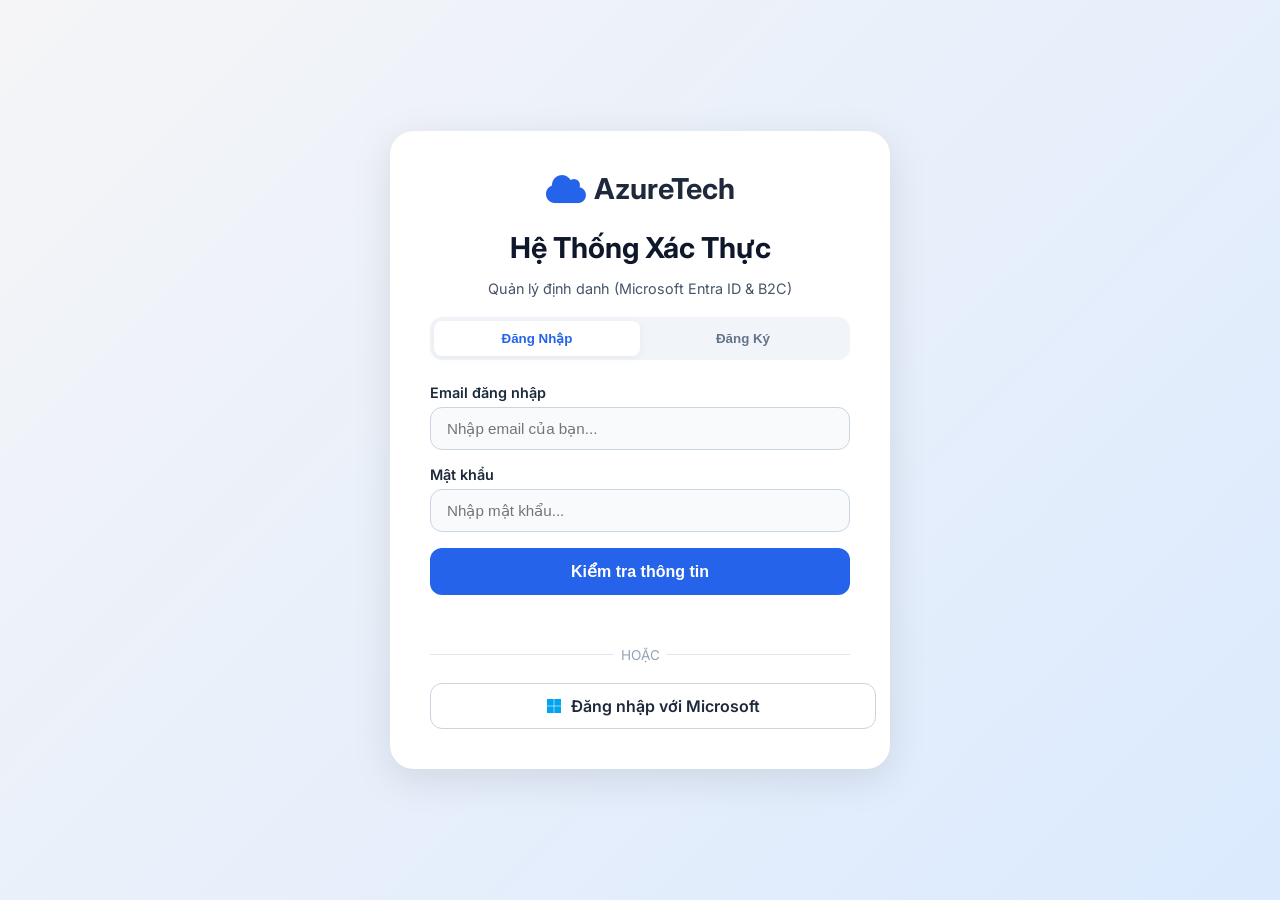
<file: login.html>
<!DOCTYPE html>
<html lang="vi">
<head>
    <meta charset="UTF-8">
    <meta name="viewport" content="width=device-width, initial-scale=1.0">
    <title>Đăng Nhập & Đăng Ký - AzureTech</title>
    <link href="https://fonts.googleapis.com/css2?family=Inter:wght@300;400;500;600;700&display=swap" rel="stylesheet">
    <link rel="stylesheet" href="https://cdnjs.cloudflare.com/ajax/libs/font-awesome/6.4.0/css/all.min.css">
    <style>
        body {
            display: flex;
            align-items: center;
            justify-content: center;
            min-height: 100vh;
            background: linear-gradient(135deg, #f5f5f7 0%, #dbeafe 100%);
            margin: 0;
            font-family: 'Inter', sans-serif;
        }
        .login-card {
            background: white;
            padding: 40px;
            border-radius: 24px;
            box-shadow: 0 10px 40px rgba(0,0,0,0.1);
            width: 100%;
            max-width: 420px;
            text-align: center;
        }
        .logo {
            display: flex;
            align-items: center;
            justify-content: center;
            text-decoration: none;
            color: #1e293b;
            margin-bottom: 15px;
        }
        .login-card h2 { margin-bottom: 8px; font-size: 1.8rem; color: #0f172a; }
        .login-card p { color: #475569; margin-bottom: 20px; font-size: 0.9rem; }
        
        /* Tab chuyển đổi Đăng Nhập / Đăng Ký */
        .auth-tabs {
            display: flex; background: #f1f5f9; border-radius: 12px; padding: 4px; margin-bottom: 24px;
        }
        .auth-tab {
            flex: 1; padding: 10px; border: none; background: transparent; font-weight: 600;
            cursor: pointer; border-radius: 8px; color: #64748b; transition: all 0.3s;
        }
        .auth-tab.active {
            background: white; color: #2563eb; box-shadow: 0 2px 8px rgba(0,0,0,0.05);
        }
        .form-group { text-align: left; margin-bottom: 16px; }
        .form-group label { display: block; margin-bottom: 6px; font-size: 0.9rem; font-weight: 600; color: #1e293b; }
        .form-group input {
            width: 100%; padding: 12px 16px; border: 1px solid #cbd5e1; border-radius: 12px;
            outline: none; font-size: 0.95rem; color: #0f172a; background: #f8fafc;
            box-sizing: border-box; transition: border-color 0.3s;
        }
        .form-group input:focus { border-color: #2563eb; background: white; }
        .btn-primary {
            background: #2563eb; color: white; cursor: pointer; width: 100%; padding: 14px;
            border-radius: 12px; border: none; font-weight: 600; font-size: 1rem;
            transition: background 0.3s; margin-top: 8px; display: flex; align-items: center; justify-content: center; gap: 8px;
        }
        .btn-primary:hover { background: #1d4ed8; }
        .btn-sso {
            background: white; border: 1px solid #cbd5e1; color: #1e293b; width: 100%; padding: 12px;
            border-radius: 12px; font-weight: 600; display: flex; align-items: center; justify-content: center; gap: 10px;
            margin-top: 16px; cursor: pointer; transition: background 0.3s;
        }
        .btn-sso:hover { background: #f8fafc; }
        .divider { display: flex; align-items: center; text-align: center; margin: 20px 0; color: #94a3b8; font-size: 0.85rem; }
        .divider::before, .divider::after { content: ''; flex: 1; border-bottom: 1px solid #e2e8f0; }
        .divider:not(:empty)::before { margin-right: .5em; }
        .divider:not(:empty)::after { margin-left: .5em; }
        #auth-status { margin-top: 12px; font-size: 0.9rem; font-weight: 600; min-height: 20px; }
        
        .form-container { display: none; }
        .form-container.active { display: block; }
        
        /* Chỉnh style ô nhập OTP */
        #login-otp { letter-spacing: 8px; font-size: 1.2rem; text-align: center; font-weight: bold; }
    </style>
    <script type="text/javascript" src="https://js.monitor.azure.com/scripts/b/ai.2.min.js"></script>
    <script type="text/javascript">
      var appInsights = window.appInsights || {};
      appInsights = new Microsoft.ApplicationInsights.ApplicationInsights({
        config: {
          connectionString: "InstrumentationKey=527385f7-8098-4444-a678-5fb269ed9d3b;IngestionEndpoint=https://southeastasia-1.in.applicationinsights.azure.com/;LiveEndpoint=https://southeastasia.livediagnostics.monitor.azure.com/;ApplicationId=a867bae4-d929-4042-b6bb-872c89ad8b69"
        }
      });
      appInsights.loadAppInsights();
      appInsights.trackPageView();
    </script>
</head>
<body>
    
    <div class="login-card">
        <a href="index.html" class="logo">
            <i class="fa-solid fa-cloud" style="font-size: 2rem; margin-right: 8px; color: #2563eb;"></i>
            <span style="font-size: 1.8rem; font-weight: 700;">AzureTech</span>
        </a>
        <h2>Hệ Thống Xác Thực</h2>
        <p>Quản lý định danh (Microsoft Entra ID & B2C)</p>
        
        <div class="auth-tabs" id="tabs-container">
            <button class="auth-tab active" onclick="switchTab('login')">Đăng Nhập</button>
            <button class="auth-tab" onclick="switchTab('register')">Đăng Ký</button>
        </div>

        <!-- FORM ĐĂNG NHẬP -->
        <div id="login-form" class="form-container active">
            <!-- Bước 1: Nhập mật khẩu -->
            <div id="login-step-1">
                <div class="form-group">
                    <label>Email đăng nhập</label>
                    <input type="email" id="login-email" placeholder="Nhập email của bạn...">
                </div>
                <div class="form-group">
                    <label>Mật khẩu</label>
                    <input type="password" id="login-password" placeholder="Nhập mật khẩu...">
                </div>
                <button class="btn-primary" id="btn-login">Kiểm tra thông tin</button>
            </div>

            <!-- Bước 2: Nhập OTP (Bảo mật 2 lớp) - Ẩn lúc đầu -->
            <div id="login-step-2" style="display: none;">
                <div class="form-group">
                    <label style="color: #10b981; text-align: center; margin-bottom: 15px;"><i class="fa-solid fa-shield-check"></i> Mã xác thực đã được gửi đến email của bạn!</label>
                    <input type="text" id="login-otp" placeholder="••••••" maxlength="6">
                </div>
                <button class="btn-primary" id="btn-verify-otp" style="background: #10b981;"><i class="fa-solid fa-unlock"></i> Xác nhận OTP</button>
                <button type="button" style="background: transparent; border: none; color: #64748b; font-weight: 600; cursor: pointer; margin-top: 15px;" onclick="backToLoginStep1()">Quay lại</button>
            </div>
        </div>

        <!-- FORM ĐĂNG KÝ -->
        <div id="register-form" class="form-container">
            <div class="form-group">
                <label>Họ và tên</label>
                <input type="text" id="reg-name" placeholder="Nhập họ tên đầy đủ...">
            </div>
            <div class="form-group">
                <label>Email đăng ký</label>
                <input type="email" id="reg-email" placeholder="Nhập email của bạn...">
            </div>
            <div class="form-group">
                <label>Mật khẩu mới</label>
                <input type="password" id="reg-password" placeholder="Tạo mật khẩu bảo mật...">
            </div>
            <button class="btn-primary" id="btn-register" style="background: #10b981;">Tạo Tài Khoản</button>
        </div>

        <p id="auth-status"></p>
        
        <div id="social-login">
            <div class="divider">HOẶC</div>
            <!-- ĐÃ SỬA THEO YÊU CẦU CỦA TÚ: Đổi nút <button> thành thẻ <a> chứa link Microsoft -->
            <a href="https://login.microsoftonline.com/799a10df-adf8-40a1-8f81-e94b29f318d7/oauth2/v2.0/authorize?client_id=2f3b28b0-2750-4157-aefb-9ebca70fa9b2&response_type=id_token&redirect_uri=https://mango-mud-091da3100.7.azurestaticapps.net/login.html&scope=openid&response_mode=fragment&nonce=demo123" class="btn-sso" style="text-decoration: none;">
                <i class="fa-brands fa-microsoft" style="color: #00a4ef;"></i> Đăng nhập với Microsoft
            </a>
        </div>
    </div>

    <script>
        const statusText = document.getElementById('auth-status');

        // ĐÃ SỬA THEO YÊU CẦU CỦA TÚ: Đoạn code bắt token từ Microsoft
        window.onload = function() {
            const hash = window.location.hash.substring(1);
            const params = new URLSearchParams(hash);
            const idToken = params.get('id_token');
            
            if (idToken) {
                // Lưu token vào localStorage
                localStorage.setItem('ms_token', idToken);
                
                // Giao diện: Ẩn các form đi và báo thành công
                document.getElementById('tabs-container').style.display = 'none';
                document.querySelectorAll('.form-container').forEach(f => f.style.display = 'none');
                document.getElementById('social-login').style.display = 'none';
                
                statusText.style.color = "#16a34a";
                statusText.innerHTML = '<i class="fa-solid fa-spinner fa-spin"></i> Đăng nhập Microsoft thành công! Đang vào hệ thống...';
                
                // chuyển hướng sang trang chủ sau 1.5 giây
                setTimeout(() => {
                    window.location.href = 'index.html';
                }, 1500);
            }
        };

        // Hàm chuyển đổi tab giao diện
        function switchTab(tab) {
            document.querySelectorAll('.auth-tab').forEach(t => t.classList.remove('active'));
            document.querySelectorAll('.form-container').forEach(f => f.classList.remove('active'));
            statusText.innerText = "";

            if (tab === 'login') {
                document.querySelectorAll('.auth-tab')[0].classList.add('active');
                document.getElementById('login-form').classList.add('active');
            } else {
                document.querySelectorAll('.auth-tab')[1].classList.add('active');
                document.getElementById('register-form').classList.add('active');
            }
        }

        // Quay lại bước 1 nếu nhập sai OTP
        function backToLoginStep1() {
            document.getElementById('login-step-2').style.display = 'none';
            document.getElementById('login-step-1').style.display = 'block';
            document.getElementById('tabs-container').style.display = 'flex';
            document.getElementById('social-login').style.display = 'block';
            statusText.innerText = "";
        }

        // ---------------------------------------------------------
        // QUY TRÌNH 1: KIỂM TRA MẬT KHẨU (API GIANG) + GỬI OTP (API LÂM)
        // ---------------------------------------------------------
        document.getElementById('btn-login').addEventListener('click', function(e) {
            e.preventDefault();
            const email = document.getElementById('login-email').value.trim();
            const password = document.getElementById('login-password').value.trim();

            if (!email || !password) {
                statusText.style.color = "#dc2626";
                statusText.innerText = "Vui lòng nhập đầy đủ email và mật khẩu!";
                return;
            }

            statusText.style.color = "#2563eb";
            statusText.innerText = "Đang kiểm tra Database Azure... ⏳";
            document.getElementById('btn-login').disabled = true;

            const dbEndpoint = 'https://api-giang-dmfrcsbde0erf8d9.southeastasia-01.azurewebsites.net/api/login';

            // GỌI API CỦA GIANG ĐỂ CHECK MẬT KHẨU
            fetch(dbEndpoint, {
                method: 'POST',
                headers: { 'Content-Type': 'application/json' },
                body: JSON.stringify({ email: email, password: password, time: new Date().toISOString() })
            })
            .then(res => res.text()) 
            .then(data => {
                // NẾU GIANG BÁO ĐÚNG MẬT KHẨU -> GỌI API LÂM GỬI OTP
                triggerOTPFlow(email);
            })
            .catch(err => {
                console.warn("Lỗi DB Giang:", err);
                // Giữ nguyên tính năng Demo của ông nếu API Giang đang tắt
                triggerOTPFlow(email);
            });
        });

        // HÀM GỌI API CỦA LÂM ĐỂ BẮN EMAIL OTP
        async function triggerOTPFlow(email) {
            statusText.innerText = "Mật khẩu đúng! Đang gửi mã OTP bảo mật... ⏳";
            
            try {
                const response = await fetch("https://api-chatbot-lam-2026-cqa6fdcdg5f9b0h2.southeastasia-01.azurewebsites.net/api/send-otp", {
                    method: "POST",
                    headers: { "Content-Type": "application/json" },
                    body: JSON.stringify({ email: email })
                });

                if (response.ok) {
                    statusText.innerText = "";
                    // Ẩn bước 1, Hiện bước 2
                    document.getElementById('login-step-1').style.display = 'none';
                    document.getElementById('tabs-container').style.display = 'none';
                    document.getElementById('social-login').style.display = 'none';
                    document.getElementById('login-step-2').style.display = 'block';
                } else {
                    statusText.style.color = "#dc2626";
                    statusText.innerText = "Lỗi hệ thống gửi mail của Azure!";
                }
            } catch (error) {
                statusText.style.color = "#dc2626";
                statusText.innerText = "Lỗi kết nối tới Server OTP!";
            } finally {
                document.getElementById('btn-login').disabled = false;
            }
        }

        // ---------------------------------------------------------
        // QUY TRÌNH 2: XÁC THỰC MÃ OTP (API LÂM) ĐỂ VÀO WEB
        // ---------------------------------------------------------
        document.getElementById('btn-verify-otp').addEventListener('click', async function(e) {
            e.preventDefault();
            const email = document.getElementById('login-email').value.trim();
            const otp = document.getElementById('login-otp').value.trim();
            const btnVerify = document.getElementById('btn-verify-otp');

            if (!otp || otp.length < 6) {
                statusText.style.color = "#dc2626";
                statusText.innerText = "Vui lòng nhập đủ 6 số OTP!";
                return;
            }

            btnVerify.innerHTML = '<i class="fa-solid fa-spinner fa-spin"></i> Đang xác thực...';
            btnVerify.disabled = true;

            try {
                const response = await fetch("https://api-chatbot-lam-2026-cqa6fdcdg5f9b0h2.southeastasia-01.azurewebsites.net/api/verify-otp", {
                    method: "POST",
                    headers: { "Content-Type": "application/json" },
                    body: JSON.stringify({ email: email, otp: otp })
                });

                if (response.ok) {
                    statusText.style.color = "#16a34a";
                    statusText.innerText = "Đăng nhập thành công! Đang chuyển hướng... ✅";
                    setTimeout(() => { window.location.href = 'index.html'; }, 1000);
                } else {
                    statusText.style.color = "#dc2626";
                    statusText.innerText = "Mã OTP không chính xác hoặc đã hết hạn!";
                }
            } catch (error) {
                statusText.style.color = "#dc2626";
                statusText.innerText = "Lỗi kết nối tới Server OTP!";
            } finally {
                btnVerify.innerHTML = '<i class="fa-solid fa-unlock"></i> Xác nhận OTP';
                btnVerify.disabled = false;
            }
        });

        // ---------------------------------------------------------
        // ĐĂNG KÝ (API GIANG - GIỮ NGUYÊN)
        // ---------------------------------------------------------
        document.getElementById('btn-register').addEventListener('click', function(e) {
            e.preventDefault();
            const name = document.getElementById('reg-name').value.trim();
            const email = document.getElementById('reg-email').value.trim();
            const password = document.getElementById('reg-password').value.trim();

            if (!name || !email || !password) {
                statusText.style.color = "#dc2626";
                statusText.innerText = "Vui lòng điền đầy đủ thông tin đăng ký!";
                return;
            }

            statusText.style.color = "#2563eb";
            statusText.innerText = "Đang lưu tài khoản lên Database Azure... ⏳";

            const registerEndpoint = 'https://api-giang-dmfrcsbde0erf8d9.southeastasia-01.azurewebsites.net/api/login';

            fetch(registerEndpoint, {
                method: 'POST',
                headers: { 'Content-Type': 'application/json' },
                body: JSON.stringify({ name: name, email: email, password: password, type: 'register', time: new Date().toISOString() })
            })
            .then(res => res.text())
            .then(data => {
                statusText.style.color = "#16a34a";
                statusText.innerText = "Đăng ký tài khoản thành công! 🎉 Hãy chuyển sang tab Đăng Nhập.";
            })
            .catch(err => {
                statusText.style.color = "#16a34a";
                statusText.innerText = "Đăng ký thành công và lưu lên Azure thành công! 🎉";
            });
        });
    </script>
</body>
</html>
</file>
